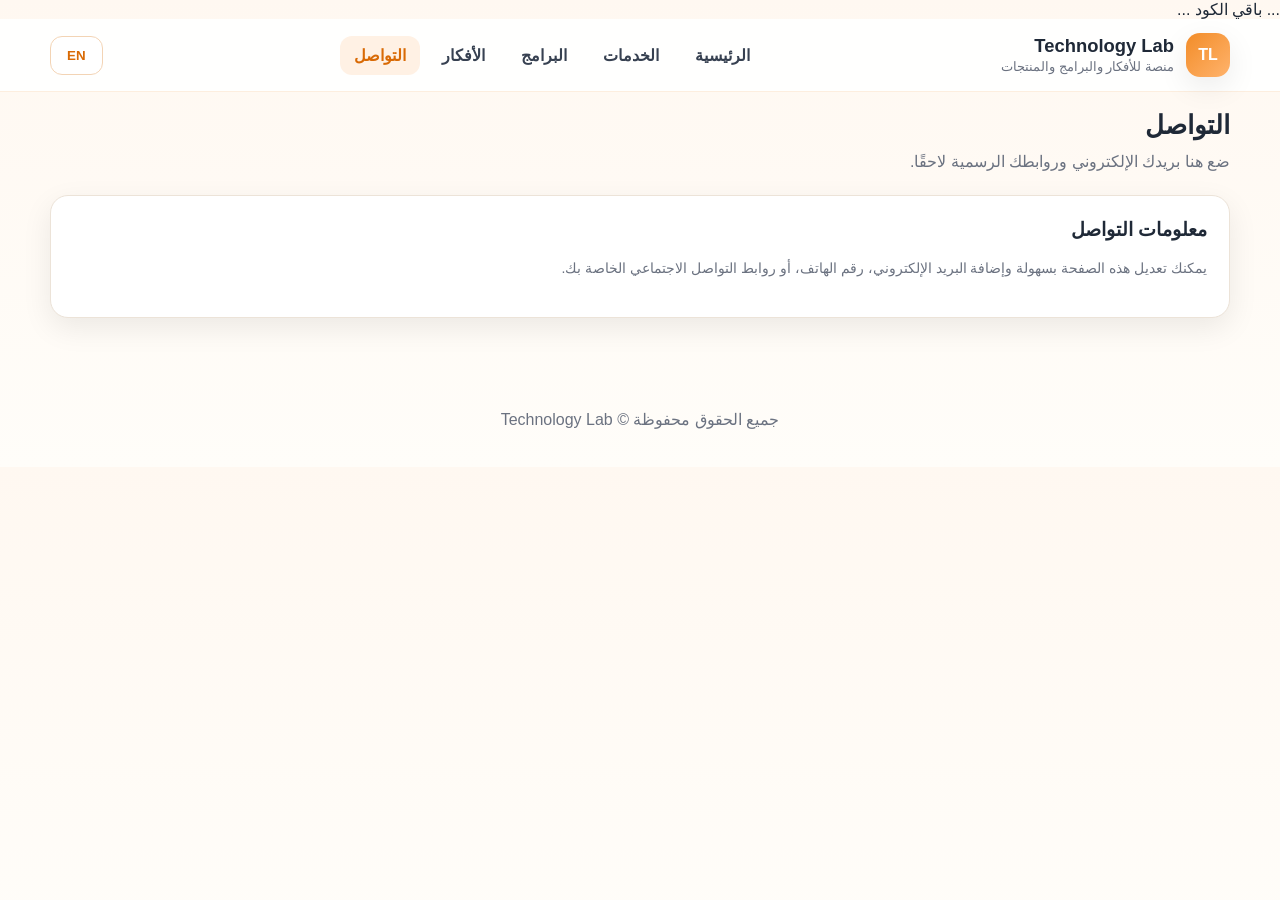
<file: contact.html>
<!DOCTYPE html>
<html lang="ar" dir="rtl">
<head>
<!-- Google Analytics -->
<script async src="https://www.googletagmanager.com/gtag/js?id=G-KWGDQQN4Q9"></script>
<script>
window.dataLayer = window.dataLayer || [];
function gtag(){dataLayer.push(arguments);}
gtag('js', new Date());
gtag('config', 'G-KWGDQQN4Q9');
</script>
... باقي الكود ...
  <meta charset="UTF-8" />
  <meta name="viewport" content="width=device-width, initial-scale=1.0" />
  <title>Technology Lab - Contact</title>
  <link rel="stylesheet" href="style.css">
  <script src="lang.js"></script>
</head>
<body onload="applyCommonLang(); applyPageText();">
  <header>
    <div class="container header-wrap">
      <div class="brand"><div class="brand-badge">TL</div><div><div class="brand-title">Technology Lab</div><div class="brand-subtitle" id="brandSub">منصة للأفكار والبرامج والمنتجات</div></div></div>
      <nav>
        <a href="index.html" id="navHome">الرئيسية</a>
        <a href="features.html" id="navFeatures">الخدمات</a>
        <a href="programs.html" id="navPrograms">البرامج</a>
        <a href="ideas.html" id="navIdeas">الأفكار</a>
        <a href="contact.html" class="active" id="navContact">التواصل</a>
      </nav>
      <div class="header-actions"><button class="btn btn-light" id="langBtn" onclick="toggleLang()">EN</button></div>
    </div>
  </header>
  <main class="section">
    <div class="container">
      <div class="section-head"><div><h2 class="section-title" id="pageTitle">التواصل</h2><p class="section-desc" id="pageDesc">ضع هنا بريدك الإلكتروني وروابطك الرسمية لاحقًا.</p></div></div>
      <div class="panel">
        <h3 id="boxTitle">معلومات التواصل</h3>
        <p class="helper" id="boxText">يمكنك تعديل هذه الصفحة بسهولة وإضافة البريد الإلكتروني، رقم الهاتف، أو روابط التواصل الاجتماعي الخاصة بك.</p>
      </div>
    </div>
  </main>
  <footer><div class="container" id="footerText">جميع الحقوق محفوظة © Technology Lab</div></footer>
  <script>
    function applyPageText(){
      const lang=getLang(); const t={
        ar:{pageTitle:'التواصل',pageDesc:'ضع هنا بريدك الإلكتروني وروابطك الرسمية لاحقًا.',boxTitle:'معلومات التواصل',boxText:'يمكنك تعديل هذه الصفحة بسهولة وإضافة البريد الإلكتروني، رقم الهاتف، أو روابط التواصل الاجتماعي الخاصة بك.'},
        en:{pageTitle:'Contact',pageDesc:'Put your email and official links here later.',boxTitle:'Contact Information',boxText:'You can easily edit this page and add your email, phone number, or social media links.'}
      }[lang]; Object.keys(t).forEach(id=>document.getElementById(id).textContent=t[id]);
    }
  </script>
</body>
</html>
</file>
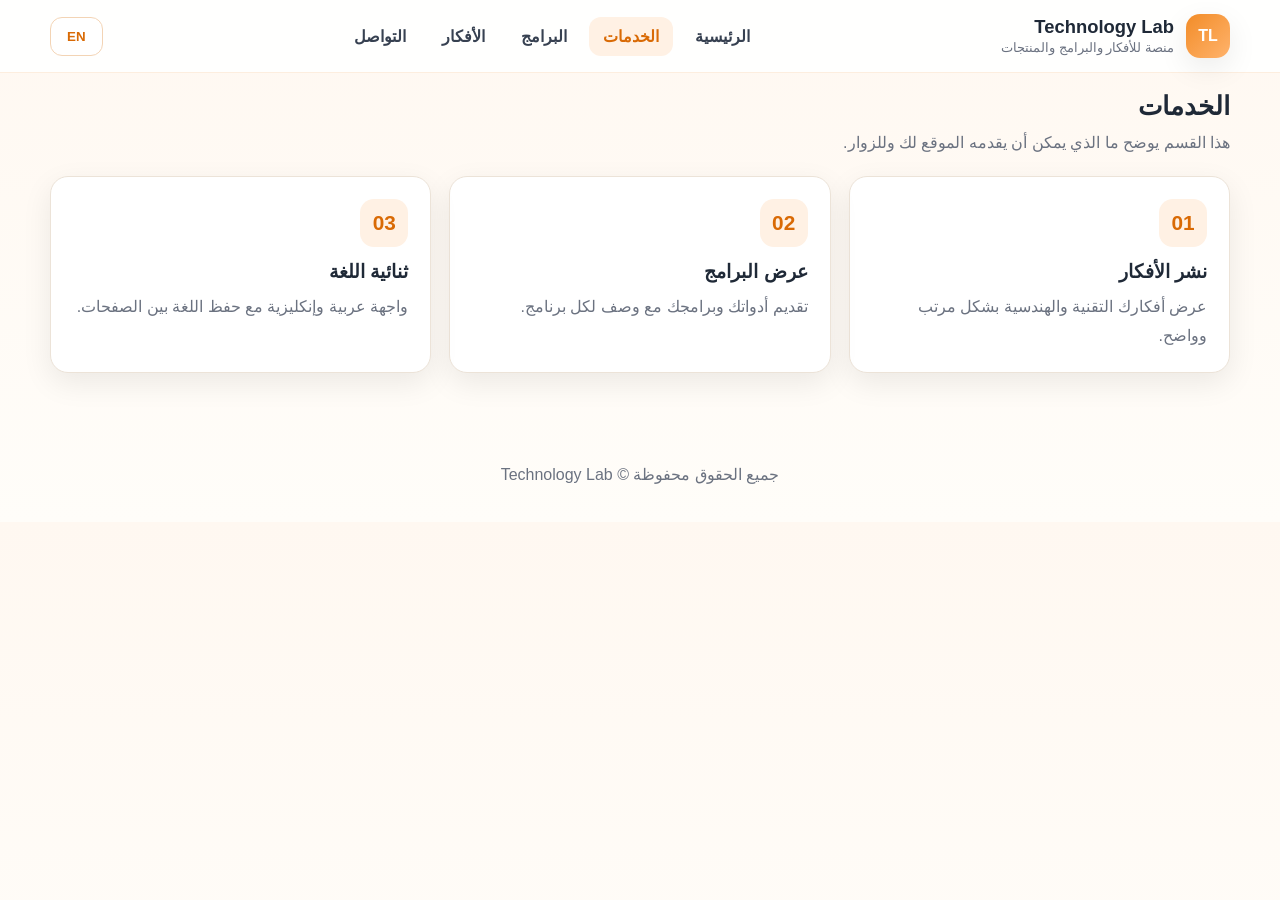
<file: features.html>
<!DOCTYPE html>
<html lang="ar" dir="rtl">
<head>
  <!-- Google tag (gtag.js) -->
<script async src="https://www.googletagmanager.com/gtag/js?id=G-KWGDQQN4Q9"></script>
<script>
  window.dataLayer = window.dataLayer || [];
  function gtag(){dataLayer.push(arguments);}
  gtag('js', new Date());

  gtag('config', 'G-KWGDQQN4Q9');
</script>
  <meta charset="UTF-8" />
  <meta name="viewport" content="width=device-width, initial-scale=1.0" />
  <title>Technology Lab - Features</title>
  <link rel="stylesheet" href="style.css">
  <script src="lang.js"></script>
</head>
<body onload="applyCommonLang(); applyPageText();">
  <header>
    <div class="container header-wrap">
      <div class="brand"><div class="brand-badge">TL</div><div><div class="brand-title">Technology Lab</div><div class="brand-subtitle" id="brandSub">منصة للأفكار والبرامج والمنتجات</div></div></div>
      <nav>
        <a href="index.html" id="navHome">الرئيسية</a>
        <a href="features.html" class="active" id="navFeatures">الخدمات</a>
        <a href="programs.html" id="navPrograms">البرامج</a>
        <a href="ideas.html" id="navIdeas">الأفكار</a>
        <a href="contact.html" id="navContact">التواصل</a>
      </nav>
      <div class="header-actions"><button class="btn btn-light" id="langBtn" onclick="toggleLang()">EN</button></div>
    </div>
  </header>
  <main class="section">
    <div class="container">
      <div class="section-head"><div><h2 class="section-title" id="pageTitle">الخدمات</h2><p class="section-desc" id="pageDesc">هذا القسم يوضح ما الذي يمكن أن يقدمه الموقع لك وللزوار.</p></div></div>
      <div class="features">
        <div class="feature-card"><div class="feature-icon">01</div><h3 id="f1">نشر الأفكار</h3><p id="d1">عرض أفكارك التقنية والهندسية بشكل مرتب وواضح.</p></div>
        <div class="feature-card"><div class="feature-icon">02</div><h3 id="f2">عرض البرامج</h3><p id="d2">تقديم أدواتك وبرامجك مع وصف لكل برنامج.</p></div>
        <div class="feature-card"><div class="feature-icon">03</div><h3 id="f3">ثنائية اللغة</h3><p id="d3">واجهة عربية وإنكليزية مع حفظ اللغة بين الصفحات.</p></div>
      </div>
    </div>
  </main>
  <footer><div class="container" id="footerText">جميع الحقوق محفوظة © Technology Lab</div></footer>
  <script>
    function applyPageText(){
      const lang=getLang(); const t={
        ar:{pageTitle:'الخدمات',pageDesc:'هذا القسم يوضح ما الذي يمكن أن يقدمه الموقع لك وللزوار.',f1:'نشر الأفكار',d1:'عرض أفكارك التقنية والهندسية بشكل مرتب وواضح.',f2:'عرض البرامج',d2:'تقديم أدواتك وبرامجك مع وصف لكل برنامج.',f3:'ثنائية اللغة',d3:'واجهة عربية وإنكليزية مع حفظ اللغة بين الصفحات.'},
        en:{pageTitle:'Features',pageDesc:'This section shows what the site can offer to you and your visitors.',f1:'Publish Ideas',d1:'Present your technical and engineering ideas in a clear and organized way.',f2:'Show Programs',d2:'Present your tools and programs with a summary for each one.',f3:'Bilingual Support',d3:'Arabic and English interface with language memory across pages.'}
      }[lang]; Object.keys(t).forEach(id=>document.getElementById(id).textContent=t[id]);
    }
  </script>
</body>
</html>
</file>
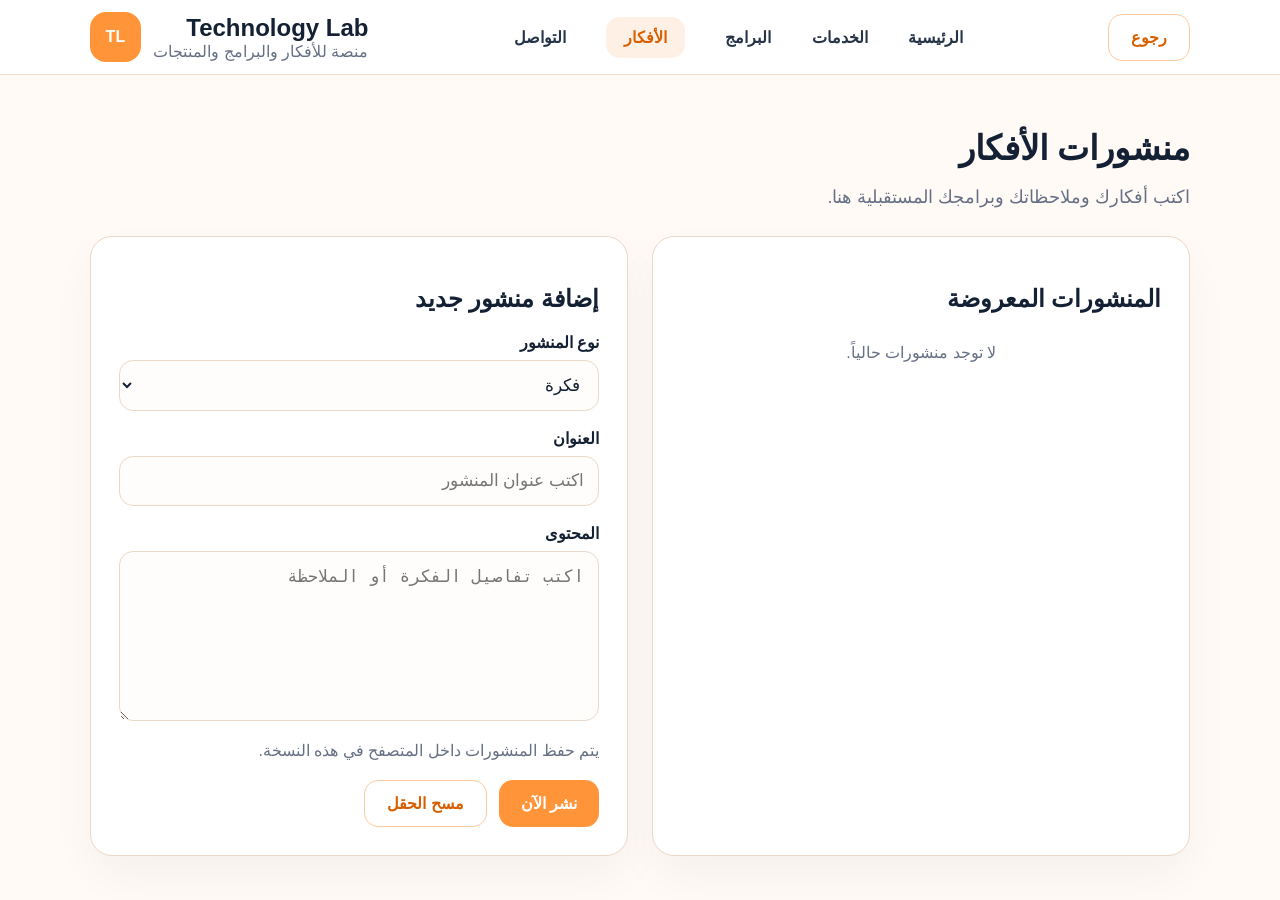
<file: ideas.html>
<!DOCTYPE html>
<html lang="ar" dir="rtl">
<head>
  <meta charset="UTF-8">
  <meta name="viewport" content="width=device-width, initial-scale=1.0">
  <title>Technology Lab - Ideas</title>

  <style>
    body{
      margin:0;
      font-family: Arial, sans-serif;
      background:#fffaf5;
      color:#142033;
    }

    header{
      background:#fff;
      border-bottom:1px solid #f1dfcf;
      padding:12px 7%;
      display:flex;
      align-items:center;
      justify-content:space-between;
    }

    .logo{
      display:flex;
      align-items:center;
      gap:12px;
    }

    .logo-box{
      background:#ff9438;
      color:#fff;
      font-weight:bold;
      padding:16px;
      border-radius:16px;
    }

    nav a{
      text-decoration:none;
      color:#263447;
      margin:0 18px;
      font-weight:bold;
    }

    nav a.active{
      background:#fff0e5;
      color:#d85f00;
      padding:12px 18px;
      border-radius:14px;
    }

    main{
      padding:30px 7%;
    }

    h1{
      font-size:34px;
      margin-bottom:5px;
    }

    .subtitle{
      color:#667085;
      font-size:18px;
      margin-bottom:28px;
    }

    .layout{
      display:grid;
      grid-template-columns:1fr 1fr;
      gap:24px;
    }

    .card{
      background:#fff;
      border:1px solid #ead8c8;
      border-radius:22px;
      padding:28px;
      box-shadow:0 20px 45px rgba(0,0,0,0.04);
      min-height:560px;
    }

    label{
      display:block;
      font-weight:bold;
      margin:18px 0 8px;
    }

    input, textarea, select{
      width:100%;
      box-sizing:border-box;
      border:1px solid #ead8c8;
      border-radius:14px;
      padding:14px;
      font-size:17px;
      background:#fffdfb;
      color:#142033;
    }

    textarea{
      height:170px;
      resize:vertical;
    }

    .buttons{
      display:flex;
      gap:12px;
      margin-top:20px;
    }

    button{
      border:none;
      border-radius:14px;
      padding:13px 22px;
      cursor:pointer;
      font-size:16px;
      font-weight:bold;
    }

    .publish{
      background:#ff9438;
      color:white;
    }

    .clear{
      background:white;
      color:#d85f00;
      border:1px solid #ffc99e;
    }

    .post{
      border:1px solid #ead8c8;
      border-radius:18px;
      padding:18px;
      margin-bottom:16px;
      background:#fffaf5;
      position:relative;
    }

    .post small{
      color:#d85f00;
      font-weight:bold;
    }

    .post h3{
      margin:10px 0;
    }

    .delete-btn{
      position:absolute;
      top:12px;
      left:12px;
      background:#e74c3c;
      color:white;
      padding:7px 12px;
      border-radius:10px;
      font-size:14px;
    }

    .empty{
      color:#667085;
      margin-top:30px;
      text-align:center;
    }

    @media(max-width:900px){
      .layout{
        grid-template-columns:1fr;
      }

      header{
        flex-direction:column;
        gap:15px;
      }

      nav a{
        margin:6px;
        display:inline-block;
      }
    }
  </style>
</head>

<body>

<header>
  <button class="clear" onclick="history.back()">رجوع</button>

  <nav>
    <a href="index.html">الرئيسية</a>
    <a href="services.html">الخدمات</a>
    <a href="programs.html">البرامج</a>
    <a href="ideas.html" class="active">الأفكار</a>
    <a href="contact.html">التواصل</a>
  </nav>

  <div class="logo">
    <div>
      <h2 style="margin:0;">Technology Lab</h2>
      <p style="margin:0;color:#667085;">منصة للأفكار والبرامج والمنتجات</p>
    </div>
    <div class="logo-box">TL</div>
  </div>
</header>

<main>
  <h1>منشورات الأفكار</h1>
  <p class="subtitle">اكتب أفكارك وملاحظاتك وبرامجك المستقبلية هنا.</p>

  <div class="layout">

    <section class="card">
      <h2>المنشورات المعروضة</h2>
      <div id="postsList">
        <p class="empty" id="emptyMsg">لا توجد منشورات حالياً.</p>
      </div>
    </section>

    <section class="card">
      <h2>إضافة منشور جديد</h2>

      <label>نوع المنشور</label>
      <select id="postType">
        <option>فكرة</option>
        <option>ملاحظة</option>
        <option>برنامج مستقبلي</option>
        <option>تطوير موقع</option>
      </select>

      <label>العنوان</label>
      <input id="postTitle" type="text" placeholder="اكتب عنوان المنشور">

      <label>المحتوى</label>
      <textarea id="postContent" placeholder="اكتب تفاصيل الفكرة أو الملاحظة"></textarea>

      <p style="color:#667085;">يتم حفظ المنشورات داخل المتصفح في هذه النسخة.</p>

      <div class="buttons">
        <button class="publish" onclick="addPost()">نشر الآن</button>
        <button class="clear" onclick="clearForm()">مسح الحقل</button>
      </div>
    </section>

  </div>
</main>

<script>
  let posts = JSON.parse(localStorage.getItem("technologyLabPosts")) || [];

  function savePosts(){
    localStorage.setItem("technologyLabPosts", JSON.stringify(posts));
  }

  function renderPosts(){
    const postsList = document.getElementById("postsList");
    postsList.innerHTML = "";

    if(posts.length === 0){
      postsList.innerHTML = '<p class="empty" id="emptyMsg">لا توجد منشورات حالياً.</p>';
      return;
    }

    posts.forEach((post, index) => {
      const item = document.createElement("div");
      item.className = "post";

      item.innerHTML = `
        <button class="delete-btn" onclick="deletePost(${index})">حذف</button>
        <small>${post.type}</small>
        <h3>${post.title}</h3>
        <p>${post.content}</p>
        <small>${post.date}</small>
      `;

      postsList.appendChild(item);
    });
  }

  function addPost(){
    const type = document.getElementById("postType").value;
    const title = document.getElementById("postTitle").value.trim();
    const content = document.getElementById("postContent").value.trim();

    if(!title || !content){
      alert("يرجى كتابة العنوان والمحتوى");
      return;
    }

    const now = new Date();
    const date =
      String(now.getDate()).padStart(2,"0") + "/" +
      String(now.getMonth()+1).padStart(2,"0") + "/" +
      now.getFullYear();

    posts.unshift({
      type:type,
      title:title,
      content:content,
      date:date
    });

    savePosts();
    renderPosts();
    clearForm();
  }

  function deletePost(index){
    if(confirm("هل تريد حذف هذا المنشور؟")){
      posts.splice(index, 1);
      savePosts();
      renderPosts();
    }
  }

  function clearForm(){
    document.getElementById("postTitle").value = "";
    document.getElementById("postContent").value = "";
  }

  renderPosts();
</script>

</body>
</html>
</file>
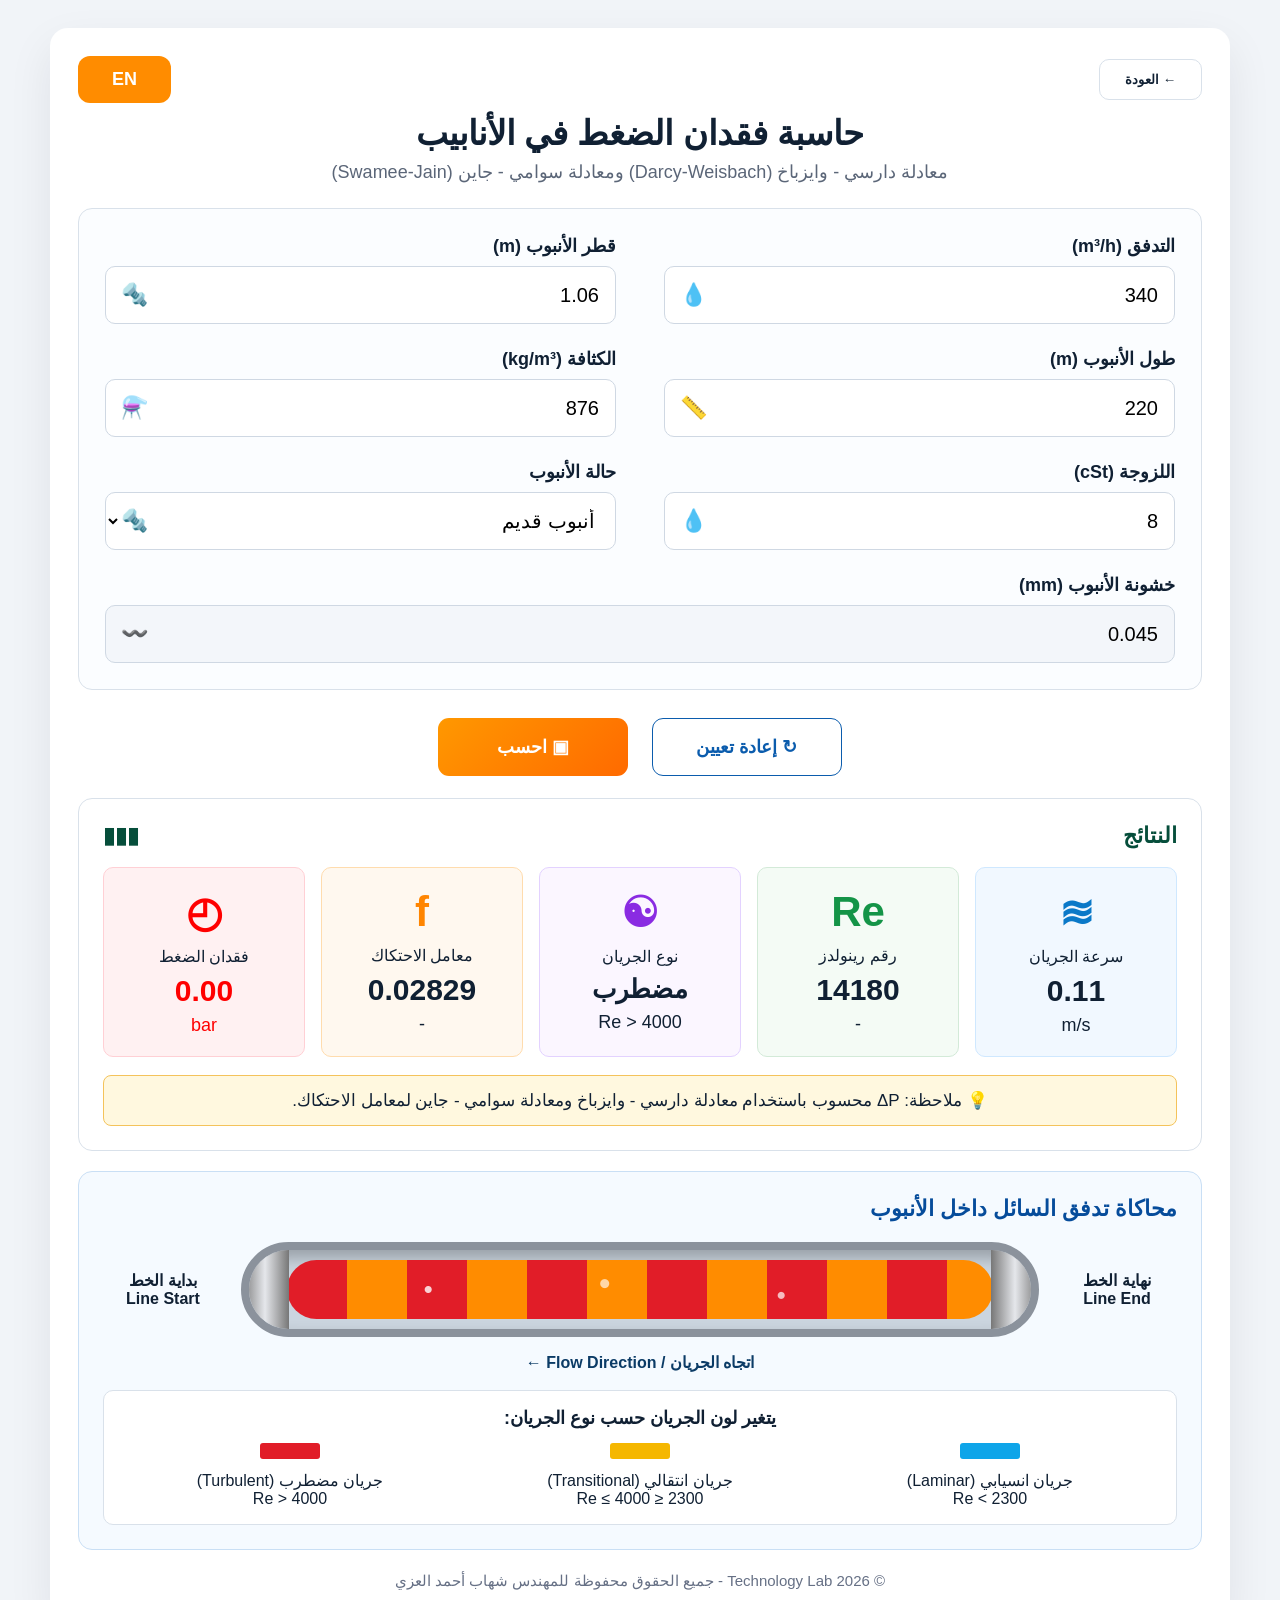
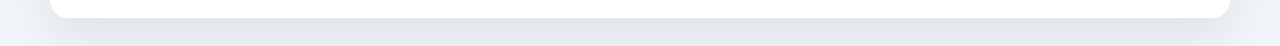
<file: pipeline.html>
<!DOCTYPE html>
<html lang="ar" dir="rtl">
<head>
  <!-- Google tag (gtag.js) -->
<script async src="https://www.googletagmanager.com/gtag/js?id=G-KWGDQQN4Q9"></script>
<script>
  window.dataLayer = window.dataLayer || [];
  function gtag(){dataLayer.push(arguments);}
  gtag('js', new Date());

  gtag('config', 'G-KWGDQQN4Q9');
</script>
<meta charset="UTF-8" />
<meta name="viewport" content="width=device-width, initial-scale=1.0" />

<title>Pipeline Pressure Loss Calculator | Darcy-Weisbach | Swamee-Jain</title>
<meta name="description" content="Pipeline pressure loss calculator using Darcy-Weisbach and Swamee-Jain equation." />
<meta name="author" content="Engineer Shihab Ahmed Al-Azzi" />
<meta name="copyright" content="© 2026 Engineer Shihab Ahmed Al-Azzi" />

<style>
:root{
  --orange:#ff8c00;
  --blue:#0b5cad;
  --dark:#102033;
  --muted:#64748b;
  --border:#d9e1ea;
  --soft:#f6f9fc;
  --green:#0b7a2a;
  --red:#e11d28;
  --yellow:#f5b700;
  --purple:#8a2be2;
}

*{box-sizing:border-box}

body{
  margin:0;
  font-family:Arial, Tahoma, sans-serif;
  background:#f1f4f8;
  color:var(--dark);
}

.container{
  max-width:1180px;
  margin:28px auto;
  background:white;
  padding:28px;
  border-radius:18px;
  box-shadow:0 18px 45px rgba(15,23,42,.08);
}

.top-bar{
  display:flex;
  justify-content:space-between;
  align-items:center;
  margin-bottom:10px;
}

.back-btn{
  background:white;
  color:var(--dark);
  border:1px solid var(--border);
  padding:12px 25px;
  border-radius:10px;
  font-weight:bold;
  cursor:pointer;
}

.lang-btn{
  background:var(--orange);
  color:white;
  border:none;
  padding:13px 34px;
  border-radius:12px;
  font-weight:bold;
  font-size:18px;
  cursor:pointer;
}

h1{
  text-align:center;
  margin:5px 0 8px;
  font-size:34px;
}

.subtitle{
  text-align:center;
  color:#5b6678;
  font-size:18px;
  margin-bottom:25px;
}

.panel{
  border:1px solid var(--border);
  border-radius:14px;
  padding:26px;
  background:#fbfdff;
}

.form-grid{
  display:grid;
  grid-template-columns:repeat(2,1fr);
  gap:24px 48px;
}

.input-group label{
  display:block;
  font-weight:bold;
  margin-bottom:9px;
  font-size:18px;
}

.input-wrap{
  position:relative;
}

.input-wrap input,
.input-wrap select{
  width:100%;
  height:58px;
  border:1px solid #cfd8e3;
  border-radius:10px;
  padding:0 16px;
  font-size:20px;
  background:white;
}

.input-wrap input[readonly]{
  background:#f3f6fa;
}

.icon{
  position:absolute;
  top:50%;
  transform:translateY(-50%);
  color:#7b8794;
  font-size:22px;
}

html[dir="rtl"] .icon{left:16px}
html[dir="ltr"] .icon{right:16px}

.full{
  grid-column:1 / -1;
}

.actions{
  display:flex;
  justify-content:center;
  gap:24px;
  margin:28px 0 22px;
}

.calc-btn,
.reset-btn{
  min-width:190px;
  height:58px;
  border-radius:11px;
  font-size:18px;
  font-weight:bold;
  cursor:pointer;
}

.calc-btn{
  background:linear-gradient(135deg,#ff9800,#ff6a00);
  color:white;
  border:none;
}

.reset-btn{
  background:white;
  color:#0b5cad;
  border:1px solid #0b5cad;
}

.results-box{
  margin-top:20px;
  border:1px solid var(--border);
  border-radius:14px;
  padding:24px;
  background:#ffffff;
}

.section-title{
  display:flex;
  justify-content:space-between;
  align-items:center;
  color:#064e3b;
  font-size:22px;
  font-weight:bold;
  margin-bottom:18px;
}

.cards{
  display:grid;
  grid-template-columns:repeat(5,1fr);
  gap:16px;
}

.card{
  min-height:150px;
  border-radius:10px;
  padding:20px;
  text-align:center;
  border:1px solid var(--border);
  background:#f8fafc;
}

.card .symbol{
  font-size:42px;
  font-weight:bold;
  margin-bottom:10px;
}

.card .label{
  font-size:16px;
  margin-bottom:8px;
}

.card .value{
  font-size:30px;
  font-weight:bold;
}

.card .unit{
  margin-top:7px;
  font-size:18px;
}

.velocity-card{background:#f1f8ff;border-color:#cfe8ff}
.re-card{background:#f4fbf5;border-color:#d3ead8}
.regime-card{background:#fbf6ff;border-color:#e3d2ff}
.friction-card{background:#fff8ef;border-color:#ffdcae}
.pressure-card{background:#fff1f2;border-color:#ffd0d5}

.velocity-card .symbol{color:#0b79c8}
.re-card .symbol{color:#149447}
.regime-card .symbol{color:var(--purple)}
.friction-card .symbol{color:#ff8500}
.pressure-card .symbol,.pressure-card .value,.pressure-card .unit{color:red}

.note{
  margin-top:18px;
  background:#fff8df;
  border:1px solid #f4c35b;
  border-radius:8px;
  padding:14px;
  text-align:center;
  font-size:17px;
}

.pipe-box{
  margin-top:20px;
  border:1px solid #c9dff5;
  background:#f5faff;
  border-radius:14px;
  padding:24px;
}

.pipe-title{
  font-size:22px;
  color:#064c9b;
  font-weight:bold;
  margin-bottom:20px;
  text-align:right;
}

html[dir="ltr"] .pipe-title{
  text-align:left;
}

.pipe-row{
  display:grid;
  grid-template-columns:120px 1fr 120px;
  gap:18px;
  align-items:center;
}

.pipe-label{
  text-align:center;
  font-size:16px;
  font-weight:bold;
}

.arrow{
  font-size:44px;
  color:#075aa8;
  font-weight:bold;
}

.pipe{
  height:95px;
  border-radius:50px;
  position:relative;
  overflow:hidden;
  border:8px solid #8b929c;
  background:#cbd5df;
  box-shadow:inset 0 8px 15px rgba(0,0,0,.25);
}

.pipe::before,
.pipe::after{
  content:"";
  position:absolute;
  top:-12px;
  width:48px;
  height:118px;
  background:linear-gradient(90deg,#777,#e5e7eb,#777);
  z-index:3;
}

.pipe::before{left:-8px}
.pipe::after{right:-8px}

.flow{
  position:absolute;
  inset:10px 38px;
  border-radius:40px;
  background:
    radial-gradient(circle at 20% 50%, rgba(255,255,255,.8) 0 3px, transparent 4px),
    radial-gradient(circle at 45% 40%, rgba(255,255,255,.65) 0 4px, transparent 5px),
    radial-gradient(circle at 70% 60%, rgba(255,255,255,.7) 0 3px, transparent 4px),
    repeating-linear-gradient(90deg,var(--flow1) 0 60px,var(--flow2) 60px 120px);
  animation:moveFlow 1.1s linear infinite;
}

@keyframes moveFlow{
  from{background-position:0 0, 0 0, 0 0, 0 0}
  to{background-position:120px 0, 120px 0, 120px 0, 120px 0}
}

.flow-direction{
  text-align:center;
  margin:16px 0;
  font-weight:bold;
  color:#0b3b66;
}

.legend{
  margin-top:18px;
  border:1px solid var(--border);
  border-radius:10px;
  background:white;
  padding:16px;
}

.legend-title{
  text-align:center;
  font-weight:bold;
  margin-bottom:14px;
  font-size:18px;
}

.legend-grid{
  display:grid;
  grid-template-columns:repeat(3,1fr);
  gap:10px;
  text-align:center;
}

.color-box{
  width:60px;
  height:16px;
  border-radius:3px;
  display:inline-block;
  margin-bottom:8px;
}

footer{
  margin-top:22px;
  text-align:center;
  color:#667085;
  font-size:15px;
}

@media(max-width:900px){
  .form-grid,.cards,.legend-grid{
    grid-template-columns:1fr;
  }

  .pipe-row{
    grid-template-columns:1fr;
  }

  .actions{
    flex-direction:column;
    align-items:center;
  }

  .calc-btn,.reset-btn{
    width:100%;
  }
}
</style>
</head>

<body>

<div class="container">

  <div class="top-bar">
    <button class="back-btn" id="backBtn" onclick="history.back()">← العودة</button>
    <button class="lang-btn" id="langBtn" onclick="toggleLang()">EN</button>
  </div>

  <h1 id="title">حاسبة فقدان الضغط في الأنابيب</h1>
  <div class="subtitle" id="subtitle">
    معادلة دارسي - وايزباخ (Darcy-Weisbach) ومعادلة سوامي - جاين (Swamee-Jain)
  </div>

  <div class="panel">
    <div class="form-grid">

      <div class="input-group">
        <label id="flowLabel">التدفق (m³/h)</label>
        <div class="input-wrap">
          <input type="number" id="flow" value="340" step="any">
          <span class="icon">💧</span>
        </div>
      </div>

      <div class="input-group">
        <label id="diameterLabel">قطر الأنبوب (m)</label>
        <div class="input-wrap">
          <input type="number" id="diameter" value="1.06" step="any">
          <span class="icon">🔩</span>
        </div>
      </div>

      <div class="input-group">
        <label id="lengthLabel">طول الأنبوب (m)</label>
        <div class="input-wrap">
          <input type="number" id="pipeLength" value="220" step="any">
          <span class="icon">📏</span>
        </div>
      </div>

      <div class="input-group">
        <label id="densityLabel">الكثافة (kg/m³)</label>
        <div class="input-wrap">
          <input type="number" id="density" value="876" step="any">
          <span class="icon">⚗️</span>
        </div>
      </div>

      <div class="input-group">
        <label id="viscosityLabel">اللزوجة (cSt)</label>
        <div class="input-wrap">
          <input type="number" id="viscosity" value="8" step="any">
          <span class="icon">💧</span>
        </div>
      </div>

      <div class="input-group">
        <label id="conditionLabel">حالة الأنبوب</label>
        <div class="input-wrap">
          <select id="pipeCondition" onchange="updateRoughness()">
            <option value="new" id="newOption">أنبوب جديد</option>
            <option value="old" id="oldOption" selected>أنبوب قديم</option>
            <option value="manual" id="manualOption">إدخال يدوي</option>
          </select>
          <span class="icon">🔩</span>
        </div>
      </div>

      <div class="input-group full">
        <label id="roughnessLabel">خشونة الأنبوب (mm)</label>
        <div class="input-wrap">
          <input type="number" id="roughness" value="0.045" step="any">
          <span class="icon">〰️</span>
        </div>
      </div>

    </div>
  </div>

  <div class="actions">
    <button class="reset-btn" id="resetBtn" onclick="resetValues()">↻ إعادة تعيين</button>
    <button class="calc-btn" id="calcBtn" onclick="calculate()">▣ احسب</button>
  </div>

  <div class="results-box">
    <div class="section-title">
      <span id="resultsTitle">النتائج</span>
      <span>▮▮▮</span>
    </div>

    <div class="cards">
      <div class="card velocity-card">
        <div class="symbol">≋</div>
        <div class="label" id="velocityLabel">سرعة الجريان</div>
        <div class="value" id="velocityValue">-</div>
        <div class="unit">m/s</div>
      </div>

      <div class="card re-card">
        <div class="symbol">Re</div>
        <div class="label" id="reLabel">رقم رينولدز</div>
        <div class="value" id="reValue">-</div>
        <div class="unit">-</div>
      </div>

      <div class="card regime-card">
        <div class="symbol">☯</div>
        <div class="label" id="regimeLabel">نوع الجريان</div>
        <div class="value" id="regimeValue" style="font-size:26px">-</div>
        <div class="unit" id="regimeRange">-</div>
      </div>

      <div class="card friction-card">
        <div class="symbol">f</div>
        <div class="label" id="frictionLabel">معامل الاحتكاك</div>
        <div class="value" id="frictionValue">-</div>
        <div class="unit">-</div>
      </div>

      <div class="card pressure-card">
        <div class="symbol">◴</div>
        <div class="label" id="pressureLabel">فقدان الضغط</div>
        <div class="value" id="pressureValue">-</div>
        <div class="unit">bar</div>
      </div>
    </div>

    <div class="note" id="noteText">
      💡 ملاحظة: ΔP محسوب باستخدام معادلة دارسي - وايزباخ ومعادلة سوامي - جاين لمعامل الاحتكاك.
    </div>
  </div>

  <div class="pipe-box">
    <div class="pipe-title" id="pipeTitle">محاكاة تدفق السائل داخل الأنبوب</div>

    <div class="pipe-row">
      <div class="pipe-label">
        <div id="lineEnd">نهاية الخط</div>
        <div>Line End</div>
        <div class="arrow"></div>
      </div>

      <div class="pipe" id="pipe">
        <div class="flow" id="flowVisual"></div>
      </div>

      <div class="pipe-label">
        <div id="lineStart">بداية الخط</div>
        <div>Line Start</div>
        <div class="arrow"></div>
      </div>
    </div>

    <div class="flow-direction" id="flowDirection">اتجاه الجريان / Flow Direction ←</div>

    <div class="legend">
      <div class="legend-title" id="legendTitle">يتغير لون الجريان حسب نوع الجريان:</div>
      <div class="legend-grid">
        <div>
          <span class="color-box" style="background:#0ea5e9"></span>
          <div id="laminarLegend">جريان انسيابي (Laminar)</div>
          <div>Re &lt; 2300</div>
        </div>
        <div>
          <span class="color-box" style="background:#f5b700"></span>
          <div id="transitionLegend">جريان انتقالي (Transitional)</div>
          <div>2300 ≤ Re ≤ 4000</div>
        </div>
        <div>
          <span class="color-box" style="background:#e11d28"></span>
          <div id="turbulentLegend">جريان مضطرب (Turbulent)</div>
          <div>Re &gt; 4000</div>
        </div>
      </div>
    </div>
  </div>

  <footer id="footerText">
    © 2026 Technology Lab - جميع الحقوق محفوظة للمهندس شهاب أحمد العزي
  </footer>

</div>

<script>
function getLang(){
  return localStorage.getItem("siteLang") || "ar";
}

function toggleLang(){
  const next = getLang() === "ar" ? "en" : "ar";
  localStorage.setItem("siteLang", next);
  applyLang();
  calculate();
}

const txt = {
  ar:{
    backBtn:"← العودة",
    langBtn:"EN",
    title:"حاسبة فقدان الضغط في الأنابيب",
    subtitle:"معادلة دارسي - وايزباخ (Darcy-Weisbach) ومعادلة سوامي - جاين (Swamee-Jain)",
    flowLabel:"التدفق (m³/h)",
    diameterLabel:"قطر الأنبوب (m)",
    lengthLabel:"طول الأنبوب (m)",
    densityLabel:"الكثافة (kg/m³)",
    viscosityLabel:"اللزوجة (cSt)",
    conditionLabel:"حالة الأنبوب",
    roughnessLabel:"خشونة الأنبوب (mm)",
    newOption:"أنبوب جديد",
    oldOption:"أنبوب قديم",
    manualOption:"إدخال يدوي",
    resetBtn:"↻ إعادة تعيين",
    calcBtn:"▣ احسب",
    resultsTitle:"النتائج",
    velocityLabel:"سرعة الجريان",
    reLabel:"رقم رينولدز",
    regimeLabel:"نوع الجريان",
    frictionLabel:"معامل الاحتكاك",
    pressureLabel:"فقدان الضغط",
    noteText:"💡 ملاحظة: ΔP محسوب باستخدام معادلة دارسي - وايزباخ ومعادلة سوامي - جاين لمعامل الاحتكاك.",
    pipeTitle:"محاكاة تدفق السائل داخل الأنبوب",
    lineStart:"بداية الخط",
    lineEnd:"نهاية الخط",
    flowDirection:"اتجاه الجريان / Flow Direction ←",
    legendTitle:"يتغير لون الجريان حسب نوع الجريان:",
    laminarLegend:"جريان انسيابي (Laminar)",
    transitionLegend:"جريان انتقالي (Transitional)",
    turbulentLegend:"جريان مضطرب (Turbulent)",
    footerText:"© 2026 Technology Lab - جميع الحقوق محفوظة للمهندس شهاب أحمد العزي",
    laminar:"انسيابي",
    transitional:"انتقالي",
    turbulent:"مضطرب",
    invalid:"يرجى إدخال جميع القيم بشكل صحيح."
  },
  en:{
    backBtn:"← Back",
    langBtn:"AR",
    title:"Pipeline Pressure Loss Calculator",
    subtitle:"Darcy-Weisbach Equation and Swamee-Jain Friction Factor",
    flowLabel:"Flow Rate (m³/h)",
    diameterLabel:"Pipe Diameter (m)",
    lengthLabel:"Pipe Length (m)",
    densityLabel:"Density (kg/m³)",
    viscosityLabel:"Viscosity (cSt)",
    conditionLabel:"Pipe Condition",
    roughnessLabel:"Pipe Roughness (mm)",
    newOption:"New Pipe",
    oldOption:"Old Pipe",
    manualOption:"Manual Input",
    resetBtn:"↻ Reset",
    calcBtn:"▣ Calculate",
    resultsTitle:"Results",
    velocityLabel:"Velocity",
    reLabel:"Reynolds Number",
    regimeLabel:"Flow Regime",
    frictionLabel:"Friction Factor",
    pressureLabel:"Pressure Loss",
    noteText:"💡 Note: ΔP is calculated using Darcy-Weisbach equation and Swamee-Jain friction factor.",
    pipeTitle:"Liquid Flow Simulation Inside the Pipeline",
    lineStart:"Line Start",
    lineEnd:"Line End",
    flowDirection:"Flow Direction ←",
    legendTitle:"Flow color changes according to flow regime:",
    laminarLegend:"Laminar Flow",
    transitionLegend:"Transitional Flow",
    turbulentLegend:"Turbulent Flow",
    footerText:"© 2026 Technology Lab - All rights reserved for Engineer Shihab Ahmed Al-Azzi",
    laminar:"Laminar",
    transitional:"Transitional",
    turbulent:"Turbulent",
    invalid:"Please enter all values correctly."
  }
};

function applyLang(){
  const lang = getLang();
  const t = txt[lang];

  document.documentElement.lang = lang;
  document.documentElement.dir = lang === "ar" ? "rtl" : "ltr";

  Object.keys(t).forEach(id=>{
    const el = document.getElementById(id);
    if(el) el.textContent = t[id];
  });
}

function updateRoughness(){
  const condition = document.getElementById("pipeCondition").value;
  const r = document.getElementById("roughness");

  if(condition === "new"){
    r.value = 0.015;
    r.readOnly = true;
  }else if(condition === "old"){
    r.value = 0.045;
    r.readOnly = true;
  }else{
    r.readOnly = false;
  }
}

function resetValues(){
  document.getElementById("flow").value = 340;
  document.getElementById("diameter").value = 1.06;
  document.getElementById("pipeLength").value = 220;
  document.getElementById("density").value = 876;
  document.getElementById("viscosity").value = 8;
  document.getElementById("pipeCondition").value = "old";
  updateRoughness();
  calculate();
}

 function setFlowColor(regimeType){
  const flow = document.getElementById("flowVisual");

  if(regimeType === "laminar"){
    flow.style.setProperty("--flow1","#0ea5e9");
    flow.style.setProperty("--flow2","#7dd3fc");
  }else if(regimeType === "transition"){
    flow.style.setProperty("--flow1","#f5b700");
    flow.style.setProperty("--flow2","#ffd84d");
  }else{
    flow.style.setProperty("--flow1","#e11d28");
    flow.style.setProperty("--flow2","#ff8c00");
  }
}

function calculate(){
  const lang = getLang();
  const t = txt[lang];

  const Qh = parseFloat(document.getElementById("flow").value);
  const D = parseFloat(document.getElementById("diameter").value);
  const L = parseFloat(document.getElementById("pipeLength").value);
  const rho = parseFloat(document.getElementById("density").value);
  const cSt = parseFloat(document.getElementById("viscosity").value);
  const roughMM = parseFloat(document.getElementById("roughness").value);

  if(!(Qh > 0) || !(D > 0) || !(L > 0) || !(rho > 0) || !(cSt > 0) || !(roughMM > 0)){
    alert(t.invalid);
    return;
  }

  const Q = Qh / 3600;
  const nu = cSt * 1e-6;
  const eps = roughMM / 1000;
  const area = Math.PI * Math.pow(D,2) / 4;
  const V = Q / area;
  const Re = V * D / nu;

  let regimeText = "";
  let regimeRange = "";
  let regimeType = "";

  if(Re < 2300){
    regimeText = t.laminar;
    regimeRange = "Re < 2300";
    regimeType = "laminar";
  }else if(Re <= 4000){
    regimeText = t.transitional;
    regimeRange = "2300 – 4000";
    regimeType = "transition";
  }else{
    regimeText = t.turbulent;
    regimeRange = "Re > 4000";
    regimeType = "turbulent";
  }

  let f;
  if(Re < 2300){
    f = 64 / Re;
  }else{
    f = 0.25 / Math.pow(
      Math.log10((eps / (3.7 * D)) + (5.74 / Math.pow(Re, 0.9))),
      2
    );
  }

  const dp = f * (L / D) * (rho * V * V / 2);
  const bar = dp / 100000;

  document.getElementById("velocityValue").textContent = V.toFixed(2);
  document.getElementById("reValue").textContent = Re.toFixed(0);
  document.getElementById("regimeValue").textContent = regimeText;
  document.getElementById("regimeRange").textContent = regimeRange;
  document.getElementById("frictionValue").textContent = f.toFixed(5);
  document.getElementById("pressureValue").textContent = bar.toFixed(2);

  setFlowColor(regimeType);
}

applyLang();
updateRoughness();
calculate();
</script>

</body>
</html>
</file>
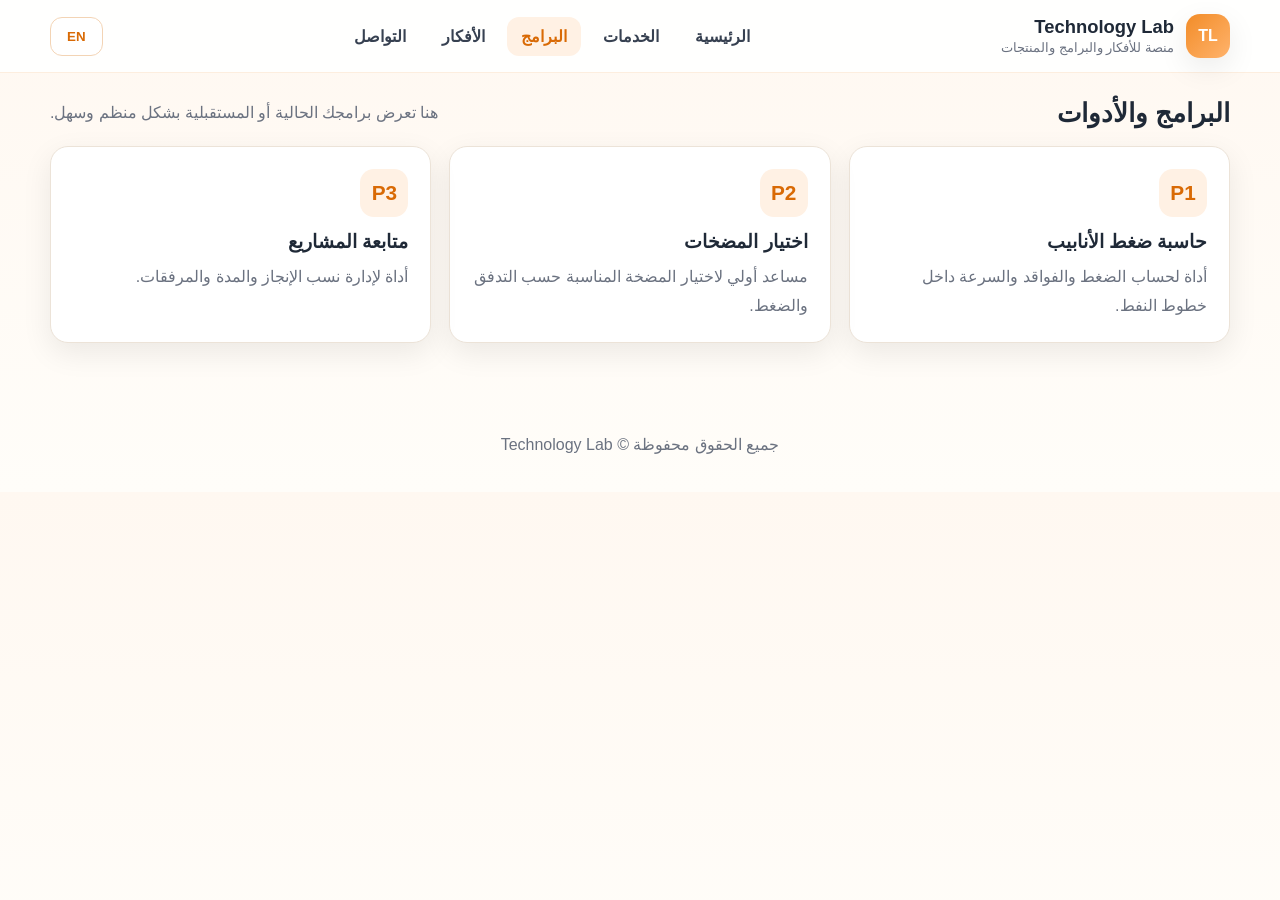
<file: programs.html>
<!DOCTYPE html>
<html lang="ar" dir="rtl">
<head>
  <!-- Google tag (gtag.js) -->
<script async src="https://www.googletagmanager.com/gtag/js?id=G-KWGDQQN4Q9"></script>
<script>
  window.dataLayer = window.dataLayer || [];
  function gtag(){dataLayer.push(arguments);}
  gtag('js', new Date());

  gtag('config', 'G-KWGDQQN4Q9');
</script>
  <meta charset="UTF-8">
  <meta name="viewport" content="width=device-width, initial-scale=1.0">
  <title>Technology Lab - Programs</title>

  <link rel="stylesheet" href="style.css">
  <script src="lang.js"></script>
</head>

<body onload="applyCommonLang(); applyPageText();">

<!-- HEADER -->
<header>
  <div class="container header-wrap">

    <div class="brand">
      <div class="brand-badge">TL</div>
      <div>
        <div class="brand-title">Technology Lab</div>
        <div class="brand-subtitle" id="brandSub">منصة للأفكار والبرامج والمنتجات</div>
      </div>
    </div>

    <nav>
      <a href="index.html" id="navHome">الرئيسية</a>
      <a href="features.html" id="navFeatures">الخدمات</a>
      <a href="programs.html" class="active" id="navPrograms">البرامج</a>
      <a href="ideas.html" id="navIdeas">الأفكار</a>
      <a href="contact.html" id="navContact">التواصل</a>
    </nav>

    <div class="header-actions">
    <button class="btn btn-light" id="langBtn" onclick="toggleLang(); location.reload();">EN</button>
    </div>

  </div>
</header>

<!-- MAIN -->
<main class="section">
  <div class="container">

    <div class="section-head">
      <h2 class="section-title" id="pageTitle">البرامج والأدوات</h2>
      <p class="section-desc" id="pageDesc">
        هنا تعرض برامجك الحالية أو المستقبلية بشكل منظم وسهل.
      </p>
    </div>

    <div class="features">

      <!-- P1 -->
      <div class="feature-card" onclick="location.href='pipeline.html'" style="cursor:pointer;">
        <div class="feature-icon">P1</div>
        <h3 id="p1">حاسبة ضغط الأنابيب</h3>
        <p id="d1">أداة لحساب الضغط والفواقد والسرعة داخل خطوط النفط.</p>
      </div>

      <!-- P2 -->
      <div class="feature-card" onclick="location.href='pump.html'" style="cursor:pointer;">
  <div class="feature-icon">P2</div>
  <h3 id="p2">اختيار المضخات</h3>
  <p id="d2">مساعد أولي لاختيار المضخة المناسبة حسب التدفق والضغط.</p>
</div>

      <!-- P3 -->
    <div class="feature-card" onclick="location.href='project_tracker_final.html'" style="cursor:pointer;">
        <div class="feature-icon">P3</div>
        <h3 id="p3">متابعة المشاريع</h3>
        <p id="d3">أداة لإدارة نسب الإنجاز والمدة والمرفقات.</p>
      </div>

    </div>

  </div>
</main>

<!-- FOOTER -->
<footer>
  <div class="container" id="footerText">
    جميع الحقوق محفوظة © Technology Lab
  </div>
</footer>

<!-- LANGUAGE SCRIPT -->
<script>
function applyPageText() {
  const lang = getLang();

  // ⭐ مهم جداً
  document.documentElement.lang = lang;
  document.documentElement.dir = lang === "ar" ? "rtl" : "ltr";

  const t = {
    ar: {
      pageTitle: "البرامج والأدوات",
      pageDesc: "هنا تعرض برامجك الحالية أو المستقبلية بشكل منظم وسهل.",
      p1: "حاسبة ضغط الأنابيب",
      d1: "أداة لحساب الضغط والفواقد والسرعة داخل خطوط النفط.",
      p2: "اختيار المضخات",
      d2: "مساعد أولي لاختيار المضخة المناسبة حسب التدفق والضغط.",
      p3: "متابعة المشاريع",
      d3: "أداة لإدارة نسب الإنجاز والمدة والمرفقات."
    },
    en: {
      pageTitle: "Programs & Tools",
      pageDesc: "Here you can present your current or future software in an organized way.",
      p1: "Pipeline Pressure Calculator",
      d1: "Tool to calculate pressure, losses, and velocity in pipelines.",
      p2: "Pump Selection",
      d2: "Assistant to choose suitable pump based on flow and pressure.",
      p3: "Project Tracking",
      d3: "Tool for managing progress, duration, and attachments."
    }
  }[lang];

  Object.keys(t).forEach(id => {
    const el = document.getElementById(id);
    if (el) el.textContent = t[id];
  });
}

</script>

</body>
</html>
</file>
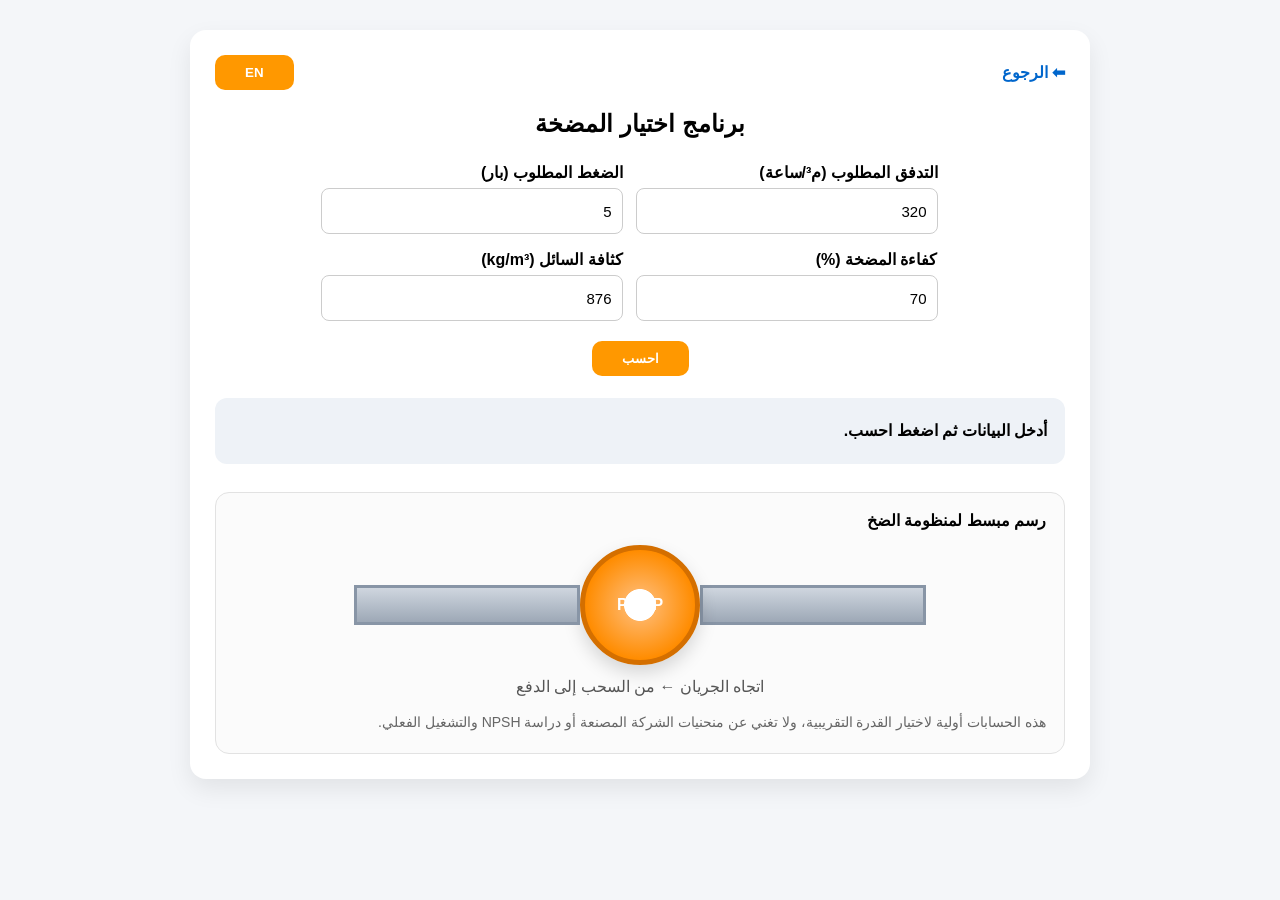
<file: pump.html>
<!DOCTYPE html>
<html lang="ar" dir="rtl">
<head>
  <!-- Google tag (gtag.js) -->
<script async src="https://www.googletagmanager.com/gtag/js?id=G-KWGDQQN4Q9"></script>
<script>
  window.dataLayer = window.dataLayer || [];
  function gtag(){dataLayer.push(arguments);}
  gtag('js', new Date());

  gtag('config', 'G-KWGDQQN4Q9');
</script>
<meta charset="UTF-8">
<meta name="viewport" content="width=device-width, initial-scale=1.0">
<title>Pump Selection Program</title>

<style>
body {
  margin: 0;
  font-family: Arial, sans-serif;
  background: #f4f6f9;
}

.container {
  max-width: 850px;
  margin: 30px auto;
  background: white;
  padding: 25px;
  border-radius: 16px;
  box-shadow: 0 10px 25px rgba(0,0,0,0.08);
}

.top-bar {
  display: flex;
  justify-content: space-between;
  align-items: center;
  margin-bottom: 20px;
}

.back {
  color: #0066cc;
  cursor: pointer;
  font-weight: bold;
}

.lang-btn, .calc-btn {
  background: #ff9800;
  color: white;
  border: none;
  padding: 10px 30px;
  border-radius: 10px;
  cursor: pointer;
  font-weight: bold;
}

h2 {
  text-align: center;
  margin-bottom: 25px;
}

.form-grid {
  display: grid;
  grid-template-columns: repeat(2, 280px);
  justify-content: center;
  gap: 16px 35px;
}

.input-group label {
  font-weight: bold;
  margin-bottom: 6px;
  display: block;
}

.input-group input {
  width: 100%;
  height: 34px;
  padding: 5px 10px;
  border: 1px solid #ccc;
  border-radius: 8px;
  font-size: 15px;
}

.actions {
  margin-top: 20px;
  text-align: center;
}

.result {
  margin-top: 22px;
  background: #eef2f7;
  border-radius: 12px;
  padding: 18px;
  line-height: 1.9;
  font-weight: bold;
}

.pump-box {
  margin-top: 28px;
  padding: 18px;
  background: #fbfbfb;
  border: 1px solid #e2e2e2;
  border-radius: 14px;
}

.pump-title {
  font-weight: bold;
  margin-bottom: 12px;
}

.pump-visual {
  display: flex;
  align-items: center;
  justify-content: center;
  margin-top: 15px;
}

.pipe {
  width: 220px;
  height: 34px;
  background: linear-gradient(180deg, #cfd6df, #9da8b6);
  border: 3px solid #8895a6;
}

.pump-body {
  width: 110px;
  height: 110px;
  border-radius: 50%;
  background: radial-gradient(circle, #ffffff 20%, #ffb15c 21%, #ff8c00 70%);
  border: 5px solid #d46f00;
  display: flex;
  align-items: center;
  justify-content: center;
  font-weight: bold;
  color: white;
  box-shadow: 0 8px 18px rgba(0,0,0,0.15);
}

.flow-text {
  text-align: center;
  margin-top: 12px;
  color: #555;
}

.note {
  margin-top: 15px;
  color: #666;
  font-size: 14px;
  line-height: 1.7;
}

@media (max-width: 700px) {
  .form-grid {
    grid-template-columns: 1fr;
  }

  .pipe {
    width: 120px;
  }
}
</style>
</head>

<body>

<div class="container">

  <div class="top-bar">
    <div class="back" id="backBtn" onclick="history.back()">⬅ الرجوع</div>
    <button class="lang-btn" id="langBtn" onclick="toggleLang()">EN</button>
  </div>

  <h2 id="title">برنامج اختيار المضخة</h2>

  <div class="form-grid">

    <div class="input-group">
      <label id="flowLabel">التدفق المطلوب (م³/ساعة)</label>
      <input type="number" id="flow" value="320">
    </div>

    <div class="input-group">
      <label id="pressureLabel">الضغط المطلوب (بار)</label>
      <input type="number" id="pressure" value="5">
    </div>

    <div class="input-group">
      <label id="efficiencyLabel">كفاءة المضخة (%)</label>
      <input type="number" id="efficiency" value="70">
    </div>

    <div class="input-group">
      <label id="densityLabel">كثافة السائل (kg/m³)</label>
      <input type="number" id="density" value="876">
    </div>

  </div>

  <div class="actions">
    <button class="calc-btn" id="calcBtn" onclick="calculatePump()">احسب</button>
  </div>

  <div class="result" id="result">أدخل البيانات ثم اضغط احسب.</div>

  <div class="pump-box">
    <div class="pump-title" id="pumpTitle">رسم مبسط لمنظومة الضخ</div>

    <div class="pump-visual">
      <div class="pipe"></div>
      <div class="pump-body">PUMP</div>
      <div class="pipe"></div>
    </div>

    <div class="flow-text" id="flowText">اتجاه الجريان ← من السحب إلى الدفع</div>

    <div class="note" id="noteText">
      هذه الحسابات أولية لاختيار القدرة التقريبية، ولا تغني عن منحنيات الشركة المصنعة أو دراسة NPSH والتشغيل الفعلي.
    </div>
  </div>

</div>

<script>
function getLang() {
  return localStorage.getItem("siteLang") || "ar";
}

function toggleLang() {
  const current = getLang();
  const next = current === "ar" ? "en" : "ar";
  localStorage.setItem("siteLang", next);
  applyLang();
}

function applyLang() {
  const lang = getLang();

  document.documentElement.lang = lang;
  document.documentElement.dir = lang === "ar" ? "rtl" : "ltr";

  const t = {
    ar: {
      langBtn: "EN",
      backBtn: "⬅ الرجوع",
      title: "برنامج اختيار المضخة",
      flowLabel: "التدفق المطلوب (م³/ساعة)",
      pressureLabel: "الضغط المطلوب (بار)",
      efficiencyLabel: "كفاءة المضخة (%)",
      densityLabel: "كثافة السائل (kg/m³)",
      calcBtn: "احسب",
      defaultResult: "أدخل البيانات ثم اضغط احسب.",
      pumpTitle: "رسم مبسط لمنظومة الضخ",
      flowText: "اتجاه الجريان ← من السحب إلى الدفع",
      noteText: "هذه الحسابات أولية لاختيار القدرة التقريبية، ولا تغني عن منحنيات الشركة المصنعة أو دراسة NPSH والتشغيل الفعلي.",
      resultTitle: "نتائج الاختيار الأولي:",
      head: "ارتفاع عمود السائل التقريبي (Head)",
      hydraulicPower: "القدرة الهيدروليكية",
      motorPower: "قدرة المحرك التقريبية",
      motorHp: "قدرة المحرك التقريبية",
      note: "الملاحظة"
    },
    en: {
      langBtn: "AR",
      backBtn: "Back ⬅",
      title: "Pump Selection Program",
      flowLabel: "Required Flow Rate (m³/h)",
      pressureLabel: "Required Pressure (bar)",
      efficiencyLabel: "Pump Efficiency (%)",
      densityLabel: "Fluid Density (kg/m³)",
      calcBtn: "Calculate",
      defaultResult: "Enter the data, then press Calculate.",
      pumpTitle: "Simple Pumping System Diagram",
      flowText: "Flow Direction ← From Suction to Discharge",
      noteText: "These are preliminary calculations for approximate power selection and do not replace manufacturer curves, NPSH study, or actual operating review.",
      resultTitle: "Preliminary Selection Results:",
      head: "Approximate Liquid Column Head",
      hydraulicPower: "Hydraulic Power",
      motorPower: "Approximate Motor Power",
      motorHp: "Approximate Motor Power",
      note: "Note"
    }
  }[lang];

  Object.keys(t).forEach(id => {
    const el = document.getElementById(id);
    if (el) el.textContent = t[id];
  });

  if (!document.getElementById("result").dataset.calculated) {
    document.getElementById("result").textContent = t.defaultResult;
  }
}

function calculatePump() {
  const lang = getLang();

  const text = {
    ar: {
      resultTitle: "نتائج الاختيار الأولي:",
      head: "ارتفاع عمود السائل التقريبي (Head)",
      hydraulicPower: "القدرة الهيدروليكية",
      motorPower: "قدرة المحرك التقريبية",
      motorHp: "قدرة المحرك التقريبية",
      note: "الملاحظة",
      pumpType1: "مضخة إزاحة موجبة أو مضخة متعددة المراحل قد تكون مناسبة.",
      pumpType2: "مضخة طرد مركزي أفقية غالبًا مناسبة.",
      pumpType3: "مضخة طرد مركزي كبيرة أو مضخة Double Suction قد تكون مناسبة.",
      pumpType4: "تحتاج مقارنة مع منحنيات المصنع لاختيار النوع بدقة.",
      error: "يرجى إدخال جميع القيم بشكل صحيح."
    },
    en: {
      resultTitle: "Preliminary Selection Results:",
      head: "Approximate Liquid Column Head",
      hydraulicPower: "Hydraulic Power",
      motorPower: "Approximate Motor Power",
      motorHp: "Approximate Motor Power",
      note: "Note",
      pumpType1: "A positive displacement pump or multistage pump may be suitable.",
      pumpType2: "A horizontal centrifugal pump is usually suitable.",
      pumpType3: "A large centrifugal or double suction pump may be suitable.",
      pumpType4: "Manufacturer pump curves are required for accurate selection.",
      error: "Please enter all values correctly."
    }
  }[lang];

  let Qh = parseFloat(document.getElementById("flow").value);
  let pressureBar = parseFloat(document.getElementById("pressure").value);
  let efficiencyPercent = parseFloat(document.getElementById("efficiency").value);
  let rho = parseFloat(document.getElementById("density").value);

  if (!Qh || !pressureBar || !efficiencyPercent || !rho) {
    document.getElementById("result").innerHTML = text.error;
    return;
  }

  let g = 9.81;
  let Q = Qh / 3600;
  let dp = pressureBar * 100000;
  let efficiency = efficiencyPercent / 100;

  let head = dp / (rho * g);
  let hydraulicPower = dp * Q / 1000;
  let motorPower = hydraulicPower / efficiency;
  let motorHP = motorPower * 1.341;

  let pumpType = "";

  if (Qh < 50 && pressureBar > 10) {
    pumpType = text.pumpType1;
  } else if (Qh >= 50 && pressureBar <= 20) {
    pumpType = text.pumpType2;
  } else if (Qh > 500 && pressureBar <= 15) {
    pumpType = text.pumpType3;
  } else {
    pumpType = text.pumpType4;
  }

  const result = document.getElementById("result");
  result.dataset.calculated = "true";

  result.innerHTML = `
    <div>${text.resultTitle}</div>
    🔹 ${text.head} = ${head.toFixed(2)} m<br>
    🔹 ${text.hydraulicPower} = ${hydraulicPower.toFixed(2)} kW<br>
    🔹 ${text.motorPower} = ${motorPower.toFixed(2)} kW<br>
    🔹 ${text.motorHp} = ${motorHP.toFixed(2)} HP<br>
    🔹 ${text.note}: ${pumpType}
  `;
}

applyLang();
</script>

</body>
</html>
</file>
<file: style.css>
:root {
  --primary: #f28c28;
  --primary-dark: #d96a05;
  --bg: #fffaf5;
  --card: #ffffff;
  --text: #1f2937;
  --muted: #6b7280;
  --line: #ece3d8;
  --shadow: 0 10px 30px rgba(0,0,0,0.08);
  --radius: 18px;
}
* { box-sizing: border-box; }
html { scroll-behavior: smooth; }
body {
  margin: 0;
  font-family: "Segoe UI", Tahoma, Arial, sans-serif;
  background: linear-gradient(180deg, #fff8f1 0%, #fffdf9 100%);
  color: var(--text);
}
a { text-decoration: none; color: inherit; }
.container { width: min(1180px, calc(100% - 32px)); margin: auto; }
header {
  position: sticky; top: 0; z-index: 1000;
  background: rgba(255,255,255,0.92);
  backdrop-filter: blur(12px);
  border-bottom: 1px solid rgba(242,140,40,0.15);
}
.header-wrap {
  display: flex; align-items: center; justify-content: space-between; gap: 16px; padding: 14px 0; flex-wrap: wrap;
}
.brand { display: flex; align-items: center; gap: 12px; }
.brand-badge {
  width: 44px; height: 44px; border-radius: 14px;
  background: linear-gradient(135deg, var(--primary), #ffb36c);
  display: grid; place-items: center; color: white; font-weight: 800; box-shadow: var(--shadow);
}
.brand-title { font-size: 1.15rem; font-weight: 800; line-height: 1.1; }
.brand-subtitle { font-size: 0.82rem; color: var(--muted); margin-top: 2px; }
nav { display: flex; align-items: center; gap: 8px; flex-wrap: wrap; }
nav a {
  padding: 10px 14px; border-radius: 12px; font-weight: 600; color: #374151; transition: 0.2s ease;
}
nav a:hover, nav a.active { background: #fff1e4; color: var(--primary-dark); }
.header-actions { display: flex; align-items: center; gap: 10px; }
.btn {
  border: none; border-radius: 12px; padding: 11px 16px; cursor: pointer; font-weight: 700; transition: 0.2s ease;
}
.btn-primary { background: linear-gradient(135deg, var(--primary), #ffb36c); color: white; box-shadow: var(--shadow); }
.btn-light { background: white; color: var(--primary-dark); border: 1px solid #f3d4b5; }
.hero { padding: 56px 0 28px; }
.hero-grid { display: grid; grid-template-columns: 1.2fr 0.8fr; gap: 24px; align-items: stretch; }
.hero-card, .panel, .feature-card, .stat-card, .post-card {
  background: var(--card); border: 1px solid var(--line); border-radius: var(--radius); box-shadow: var(--shadow);
}
.hero-card { padding: 32px; position: relative; overflow: hidden; }
.hero-card::after {
  content: ""; position: absolute; inset-inline-end: -40px; top: -40px; width: 180px; height: 180px; border-radius: 50%;
  background: radial-gradient(circle, rgba(242,140,40,0.18), transparent 70%);
}
.hero-kicker {
  display: inline-block; padding: 8px 14px; border-radius: 999px; background: #fff1e4; color: var(--primary-dark); font-weight: 700;
  margin-bottom: 16px; font-size: 0.9rem;
}
.hero h1 { margin: 0 0 14px; font-size: clamp(2rem, 3vw, 3.4rem); line-height: 1.15; }
.hero p { margin: 0; color: var(--muted); font-size: 1.06rem; line-height: 1.9; max-width: 720px; }
.hero-actions { display: flex; gap: 12px; flex-wrap: wrap; margin-top: 24px; }
.stats-box { padding: 22px; display: grid; gap: 16px; }
.stats-grid { display: grid; grid-template-columns: repeat(2, 1fr); gap: 14px; }
.stat-card { padding: 18px; }
.stat-number { font-size: 1.6rem; font-weight: 800; color: var(--primary-dark); margin-bottom: 8px; }
.stat-label { color: var(--muted); font-weight: 600; font-size: 0.94rem; }
.section { padding: 18px 0 38px; }
.section-head { display: flex; justify-content: space-between; align-items: end; gap: 16px; margin-bottom: 18px; flex-wrap: wrap; }
.section-title { font-size: 1.6rem; font-weight: 800; margin: 0; }
.section-desc { color: var(--muted); margin: 8px 0 0; line-height: 1.8; }
.features { display: grid; grid-template-columns: repeat(3, 1fr); gap: 18px; }
.feature-card { padding: 22px; }
.feature-icon {
  width: 48px; height: 48px; border-radius: 14px; display: grid; place-items: center; background: #fff1e4;
  color: var(--primary-dark); font-size: 1.3rem; margin-bottom: 14px; font-weight: 800;
}
.feature-card h3 { margin: 0 0 10px; }
.feature-card p { margin: 0; color: var(--muted); line-height: 1.8; }
.panel { padding: 22px; }
.panel h3 { margin-top: 0; margin-bottom: 16px; font-size: 1.2rem; }
.field { margin-bottom: 14px; }
.field label { display: block; margin-bottom: 8px; font-weight: 700; font-size: 0.94rem; }
.field input, .field textarea, .field select {
  width: 100%; padding: 12px 14px; border: 1px solid #e8ddcf; border-radius: 12px; background: #fffdfb; font: inherit;
  color: var(--text); outline: none; transition: 0.2s ease;
}
.field input:focus, .field textarea:focus, .field select:focus {
  border-color: #f0a55f; box-shadow: 0 0 0 4px rgba(242,140,40,0.1);
}
textarea { min-height: 140px; resize: vertical; }
.helper { color: var(--muted); font-size: 0.88rem; line-height: 1.7; }
.toolbar { display: flex; gap: 10px; flex-wrap: wrap; margin-top: 16px; }
.posts-wrap { display: grid; gap: 14px; }
.post-card { padding: 20px; }
.post-top { display: flex; justify-content: space-between; gap: 12px; align-items: start; margin-bottom: 12px; }
.post-type {
  display: inline-block; padding: 7px 12px; border-radius: 999px; background: #fff1e4; color: var(--primary-dark);
  font-size: 0.83rem; font-weight: 800;
}
.post-date { color: var(--muted); font-size: 0.86rem; }
.post-title { margin: 0 0 10px; font-size: 1.15rem; }
.post-content { margin: 0; color: #374151; line-height: 1.9; white-space: pre-wrap; }
.empty {
  text-align: center; padding: 28px 20px; color: var(--muted); border: 1px dashed #e6d7c8; border-radius: 16px; background: #fffdfa;
}
footer { margin-top: 30px; padding: 24px 0 38px; color: var(--muted); text-align: center; }
@media (max-width: 980px) {
  .hero-grid, .features { grid-template-columns: 1fr; }
}
@media (max-width: 640px) {
  .hero-card, .panel, .feature-card, .stat-card, .post-card { padding: 18px; }
  .section-title { font-size: 1.35rem; }
}
</file>
